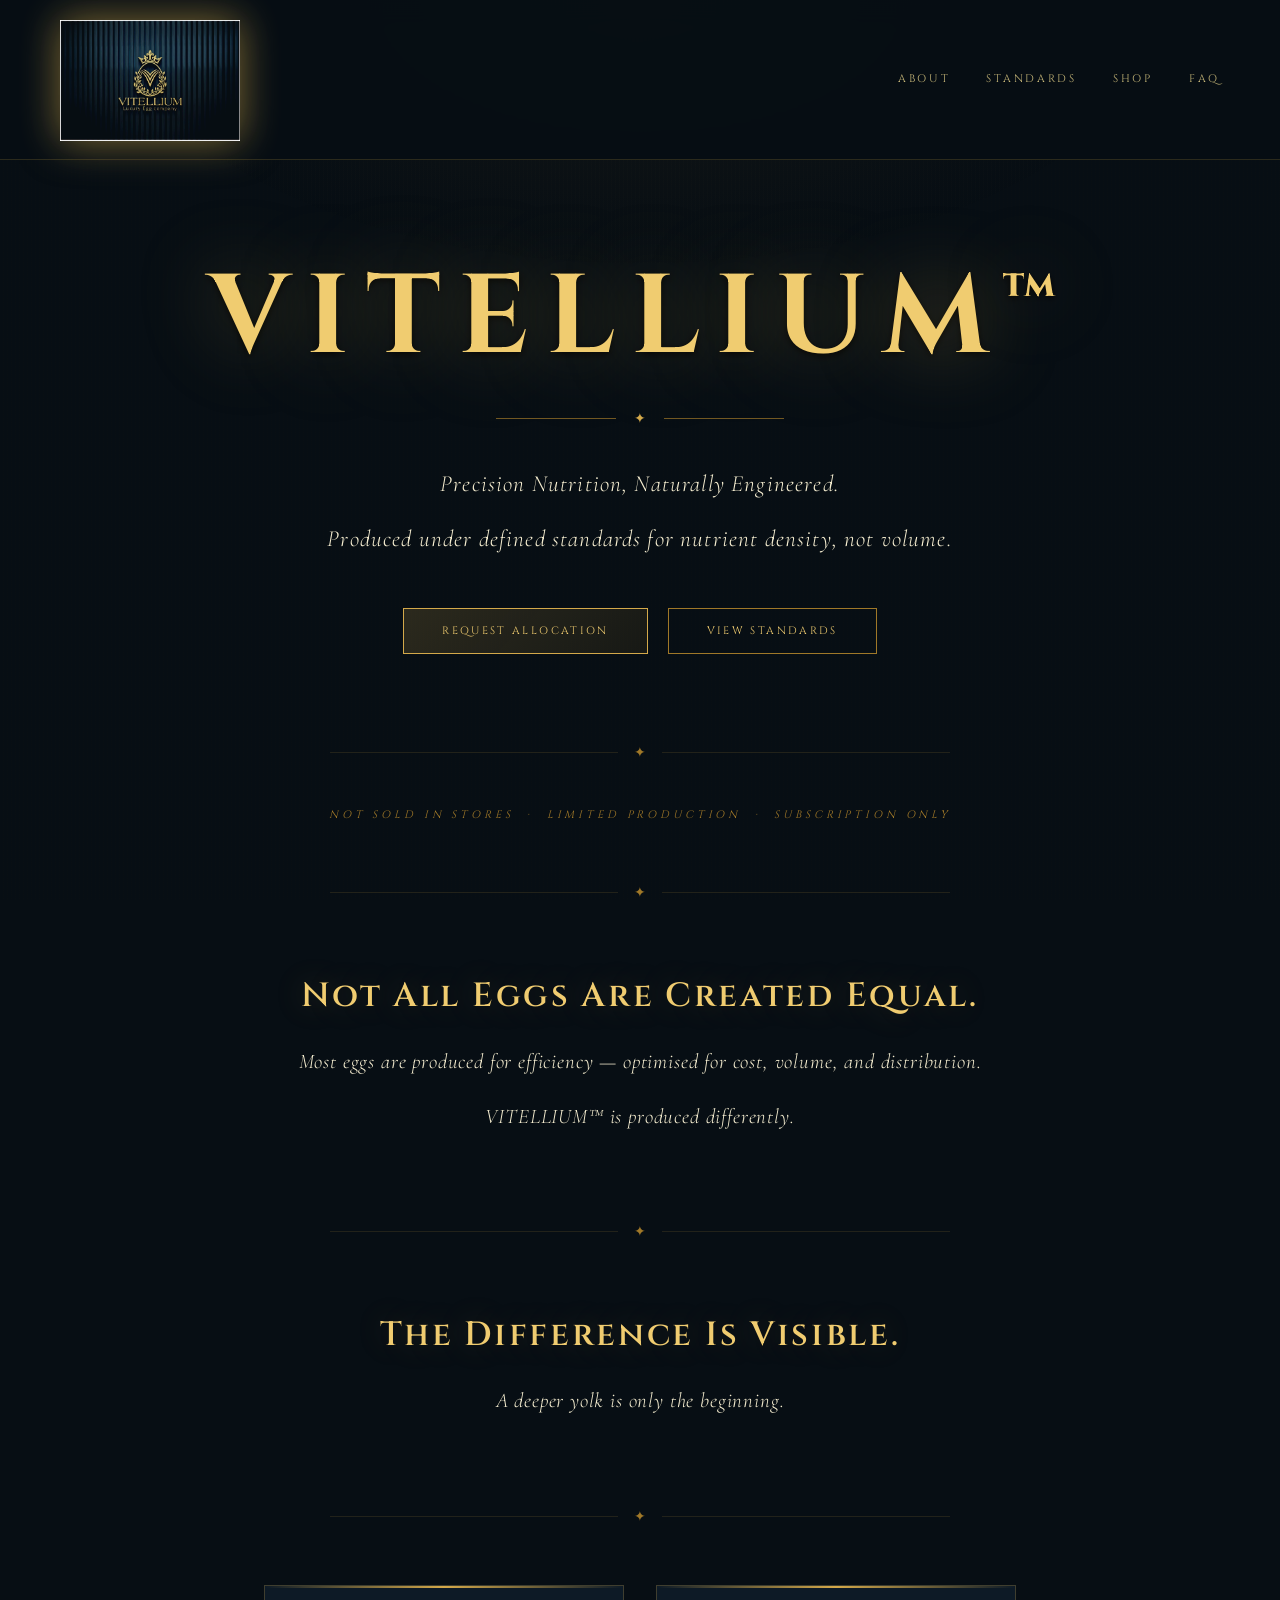
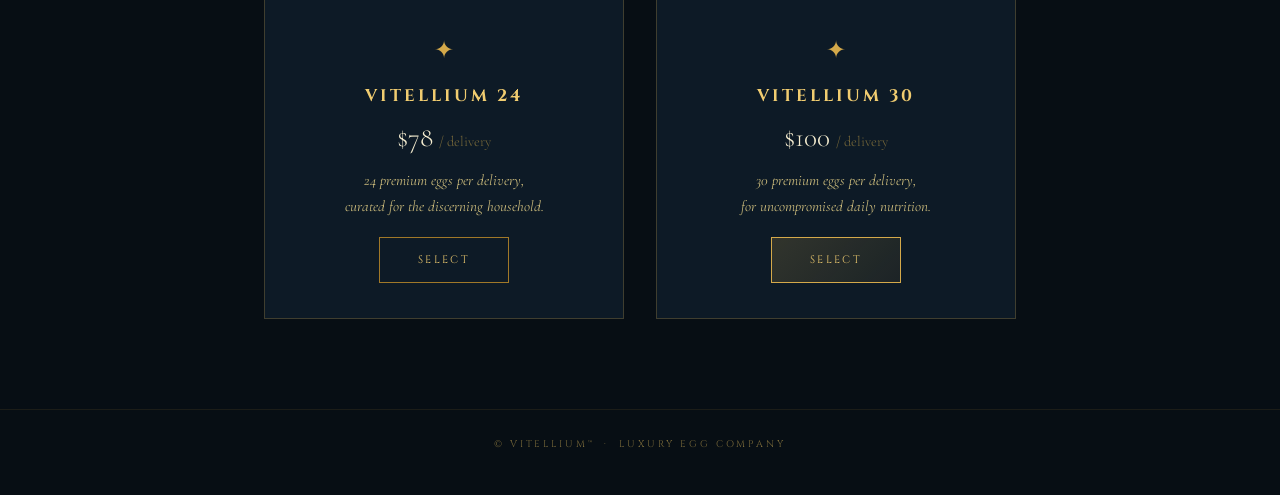
<file: index.html>
<!DOCTYPE html>
<html lang="en">
<head>
  <meta charset="UTF-8">
  <meta name="viewport" content="width=device-width, initial-scale=1.0">
  <title>VITELLIUM™ — Luxury Egg Company</title>
  <link href="https://fonts.googleapis.com/css2?family=Cormorant+Garamond:ital,wght@0,300;0,400;0,600;1,300;1,400&family=Cinzel:wght@400;600;700&display=swap" rel="stylesheet">
  <style>
    :root {
      --gold:       #D4A94A;
      --gold-light: #F0CC70;
      --gold-dim:   #A07828;
      --bg:         #070E14;
      --bg-card:    #0D1A26;
      --text-body:  #C8B87A;
      --text-muted: #7A6A3A;
      --white:      #F5EDD0;
    }
    * { margin: 0; padding: 0; box-sizing: border-box; }
    html { scroll-behavior: smooth; }
    body {
      background: var(--bg);
      color: var(--text-body);
      font-family: 'Cormorant Garamond', serif;
      overflow-x: hidden;
      min-height: 100vh;
    }
    body::before {
      content: '';
      position: fixed; inset: 0;
      background:
        radial-gradient(ellipse 70% 50% at 50% 0%, rgba(180,130,40,0.08) 0%, transparent 60%),
        repeating-linear-gradient(90deg, transparent, transparent 3px,
          rgba(180,130,40,0.012) 3px, rgba(180,130,40,0.012) 4px);
      pointer-events: none; z-index: 0;
    }
    body > * { position: relative; z-index: 1; }

    /* HEADER */
    header {
      display: flex;
      align-items: center;
      justify-content: space-between;
      padding: 20px 60px 18px;
      border-bottom: 1px solid rgba(212,169,74,0.18);
      position: sticky; top: 0;
      background: rgba(7,14,20,0.95);
      backdrop-filter: blur(12px);
      z-index: 100;
    }
    .logo-wrap img {
      width: 180px;
      display: block;
      mix-blend-mode: lighten;
      filter: drop-shadow(0 0 20px rgba(212,169,74,0.55)) brightness(1.08);
    }
    nav { display: flex; gap: 36px; align-items: center; }
    nav a {
      font-family: 'Cinzel', serif;
      font-size: 0.68rem;
      letter-spacing: 0.25em;
      color: var(--text-body);
      text-decoration: none;
      text-transform: uppercase;
      transition: color 0.3s;
      position: relative; padding-bottom: 3px;
    }
    nav a::after {
      content: ''; position: absolute;
      bottom: 0; left: 0; right: 0; height: 1px;
      background: var(--gold);
      transform: scaleX(0); transition: transform 0.3s ease;
    }
    nav a:hover { color: var(--gold-light); }
    nav a:hover::after { transform: scaleX(1); }

    /* HERO */
    .hero {
      text-align: center;
      padding: 100px 40px 90px;
      animation: fadeUp 1.1s ease 0.2s both;
    }
    .hero h1 {
      font-family: 'Cinzel', serif;
      font-size: clamp(3.5rem, 9vw, 7rem);
      font-weight: 700;
      letter-spacing: 0.15em;
      color: var(--gold-light);
      text-shadow: 0 0 80px rgba(212,169,74,0.4), 0 2px 6px rgba(0,0,0,0.9);
      line-height: 1.05; margin-bottom: 32px;
    }
    .rule {
      display: flex; align-items: center; gap: 18px;
      justify-content: center; margin: 0 auto 36px;
    }
    .rule hr {
      flex: 1; max-width: 120px; border: none;
      border-top: 1px solid var(--gold-dim); opacity: 0.7;
    }
    .rule span { color: var(--gold); font-size: 0.9rem; }
    .hero p {
      font-size: clamp(1.1rem, 2.3vw, 1.45rem);
      font-style: italic; font-weight: 300;
      color: var(--white); line-height: 1.85;
      letter-spacing: 0.05em; margin-bottom: 12px;
    }
    .hero-btns {
      display: flex; gap: 20px; justify-content: center;
      flex-wrap: wrap; margin-top: 48px;
    }
    .btn {
      font-family: 'Cinzel', serif;
      font-size: 0.67rem; letter-spacing: 0.22em;
      text-transform: uppercase; text-decoration: none;
      padding: 15px 38px;
      border: 1px solid var(--gold-dim);
      color: var(--gold-light); background: transparent;
      transition: all 0.35s ease; cursor: pointer;
    }
    .btn:hover {
      border-color: var(--gold-light);
      background: rgba(212,169,74,0.08);
      box-shadow: 0 0 24px rgba(212,169,74,0.18);
    }
    .btn.primary {
      background: linear-gradient(135deg, rgba(212,169,74,0.18), rgba(160,120,40,0.1));
      border-color: var(--gold);
    }

    /* DIVIDERS & SECTIONS */
    .divider {
      display: flex; align-items: center; gap: 16px;
      max-width: 700px; margin: 0 auto; padding: 0 40px;
    }
    .divider hr { flex: 1; border: none; border-top: 1px solid rgba(212,169,74,0.13); }
    .divider span { color: var(--gold-dim); font-size: 0.85rem; }

    .section { max-width: 820px; margin: 0 auto; padding: 72px 40px; text-align: center; }
    .section.tagline { padding: 44px 40px; }
    .section.tagline p {
      font-family: 'Cinzel', serif; font-size: 0.67rem;
      letter-spacing: 0.36em; color: var(--gold-dim); text-transform: uppercase;
    }
    .section h2 {
      font-family: 'Cinzel', serif;
      font-size: clamp(1.35rem, 3vw, 2.1rem); font-weight: 600;
      color: var(--gold-light); letter-spacing: 0.08em; margin-bottom: 24px;
      text-shadow: 0 0 30px rgba(212,169,74,0.25);
    }
    .section p {
      font-size: clamp(1.05rem, 2vw, 1.3rem);
      font-style: italic; font-weight: 300;
      line-height: 1.95; color: var(--white);
      letter-spacing: 0.04em; margin-bottom: 14px;
    }

    /* CARDS */
    .products {
      display: flex; gap: 32px; justify-content: center;
      flex-wrap: wrap; max-width: 960px;
      margin: 0 auto; padding: 60px 40px 90px;
    }
    .card {
      flex: 1; min-width: 260px; max-width: 360px;
      background: var(--bg-card);
      border: 1px solid rgba(212,169,74,0.25);
      padding: 50px 40px; text-align: center;
      position: relative;
      transition: transform 0.35s ease, box-shadow 0.35s ease;
    }
    .card::before {
      content: ''; position: absolute;
      top: 0; left: 0; right: 0; height: 2px;
      background: linear-gradient(90deg, transparent, var(--gold), transparent);
    }
    .card:hover {
      transform: translateY(-8px);
      box-shadow: 0 24px 60px rgba(0,0,0,0.6), 0 0 30px rgba(212,169,74,0.1);
    }
    .card-icon { color: var(--gold); font-size: 1.5rem; margin-bottom: 20px; }
    .card h3 {
      font-family: 'Cinzel', serif; font-size: 1.05rem;
      letter-spacing: 0.18em; color: var(--gold-light); margin-bottom: 14px;
    }
    .card .price {
      font-size: 1.7rem; font-weight: 300; color: var(--white); margin-bottom: 8px;
    }
    .card .price small { font-size: 0.9rem; color: var(--text-muted); }
    .card .desc {
      font-size: 0.95rem; color: var(--text-body);
      font-style: italic; margin: 14px 0 28px; line-height: 1.7;
    }

    /* FOOTER */
    footer {
      text-align: center; padding: 28px 20px 44px;
      border-top: 1px solid rgba(212,169,74,0.1);
      font-family: 'Cinzel', serif; font-size: 0.6rem;
      letter-spacing: 0.3em; color: var(--text-muted); text-transform: uppercase;
    }

    @keyframes fadeUp {
      from { opacity: 0; transform: translateY(22px); }
      to   { opacity: 1; transform: translateY(0); }
    }
    @media (max-width: 700px) {
      header { padding: 16px 24px; flex-wrap: wrap; gap: 14px; }
      .logo-wrap img { width: 130px; }
      nav { gap: 16px; }
      .hero { padding: 60px 24px; }
      .section { padding: 50px 24px; }
      .products { padding: 40px 24px 60px; }
    }
  </style>
</head>
<body>

<header>
  <div class="logo-wrap">
    <img src="[data-uri]" alt="Vitellium">
  </div>
  <nav>
    <a href="about.html">About</a>
    <a href="standards.html">Standards</a>
    <a href="shop.html">Shop</a>
    <a href="faq.html">FAQ</a>
  </nav>
</header>

<section class="hero">
  <h1>VITELLIUM™</h1>
  <div class="rule"><hr><span>✦</span><hr></div>
  <p>Precision Nutrition, Naturally Engineered.</p>
  <p>Produced under defined standards for nutrient density, not volume.</p>
  <div class="hero-btns">
    <a class="btn primary" href="waitlist.html">Request Allocation</a>
    <a class="btn" href="standards.html">View Standards</a>
  </div>
</section>

<div class="divider"><hr><span>✦</span><hr></div>

<section class="section tagline">
  <p>Not sold in stores &nbsp;·&nbsp; Limited production &nbsp;·&nbsp; Subscription only</p>
</section>

<div class="divider"><hr><span>✦</span><hr></div>

<section class="section">
  <h2>Not All Eggs Are Created Equal.</h2>
  <p>Most eggs are produced for efficiency — optimised for cost, volume, and distribution.</p>
  <p>VITELLIUM™ is produced differently.</p>
</section>

<div class="divider"><hr><span>✦</span><hr></div>

<section class="section">
  <h2>The Difference Is Visible.</h2>
  <p>A deeper yolk is only the beginning.</p>
</section>

<div class="divider"><hr><span>✦</span><hr></div>

<section class="products">
  <div class="card">
    <div class="card-icon">✦</div>
    <h3>VITELLIUM 24</h3>
    <div class="price">$78 <small>/ delivery</small></div>
    <p class="desc">24 premium eggs per delivery,<br>curated for the discerning household.</p>
    <a class="btn" href="shop.html">Select</a>
  </div>
  <div class="card">
    <div class="card-icon">✦</div>
    <h3>VITELLIUM 30</h3>
    <div class="price">$100 <small>/ delivery</small></div>
    <p class="desc">30 premium eggs per delivery,<br>for uncompromised daily nutrition.</p>
    <a class="btn primary" href="shop.html">Select</a>
  </div>
</section>

<footer>© VITELLIUM™ &nbsp;·&nbsp; Luxury Egg Company</footer>

</body>
</html>
</file>
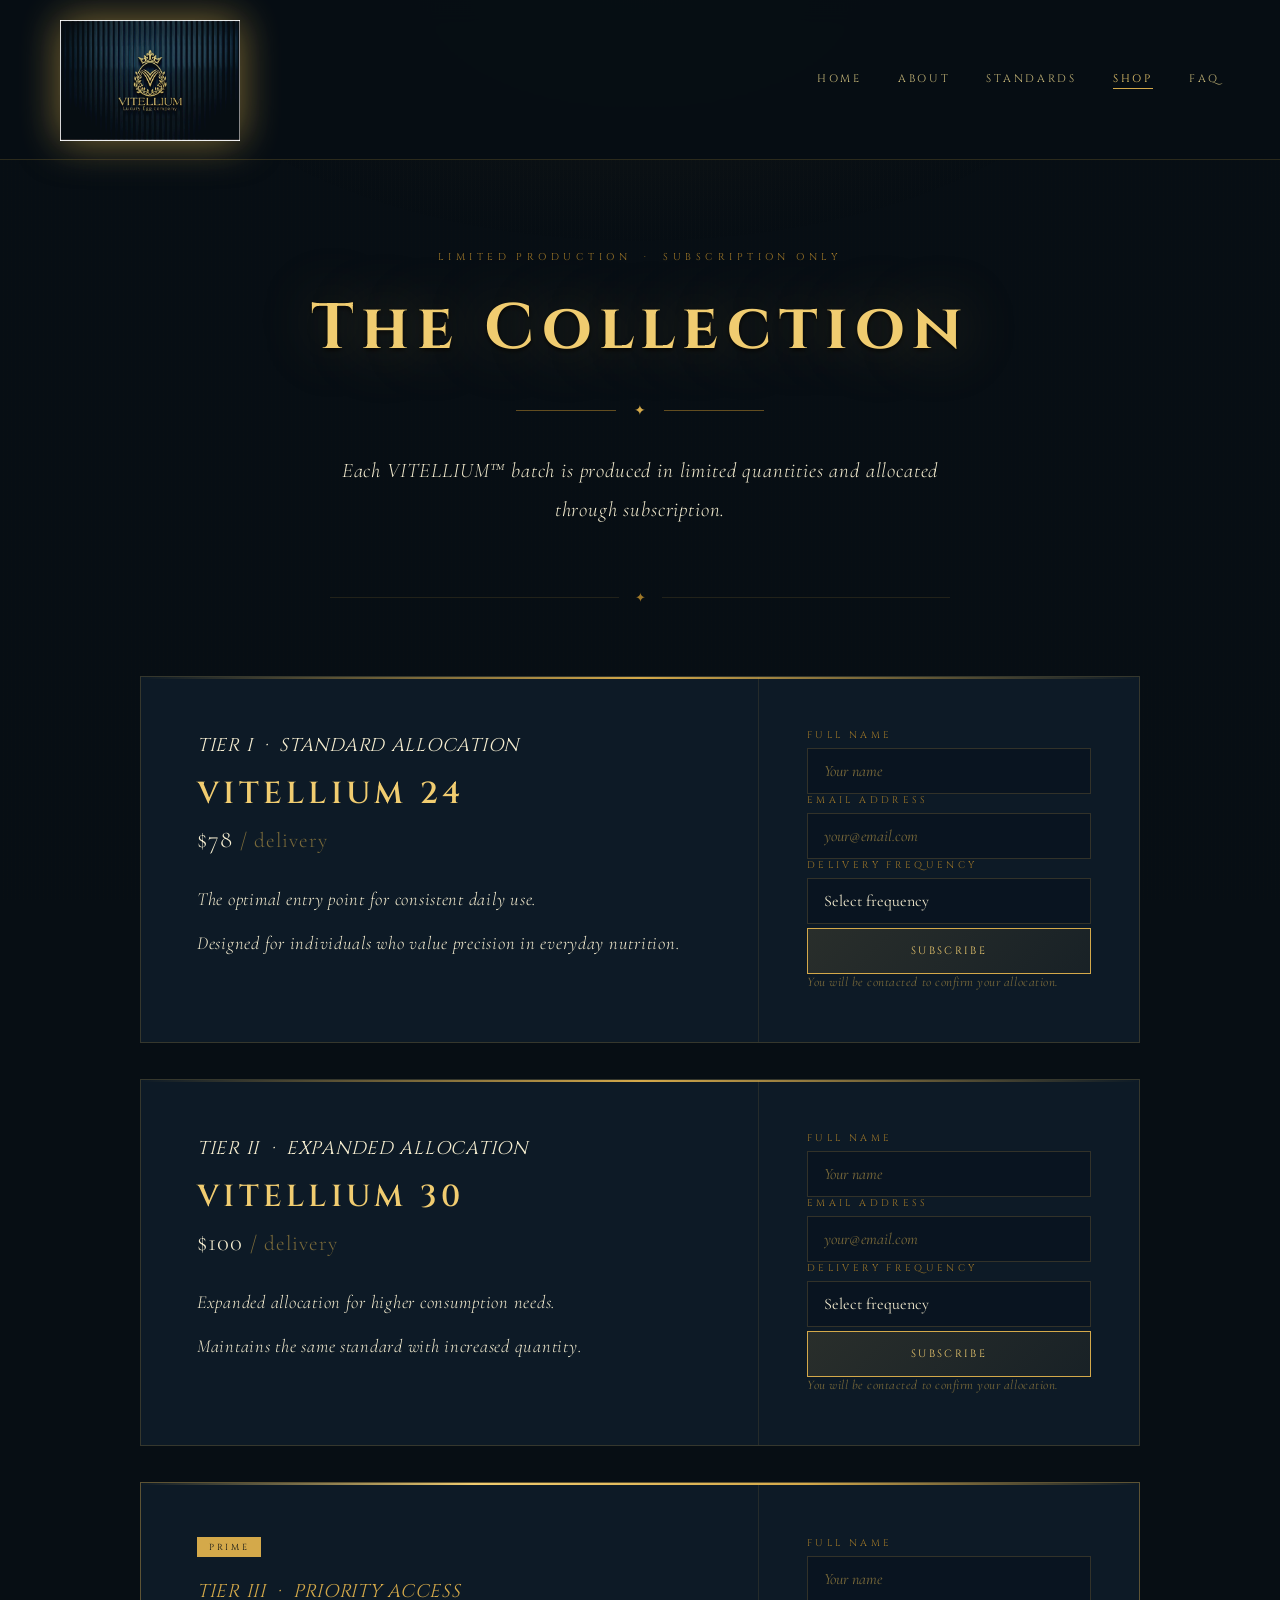
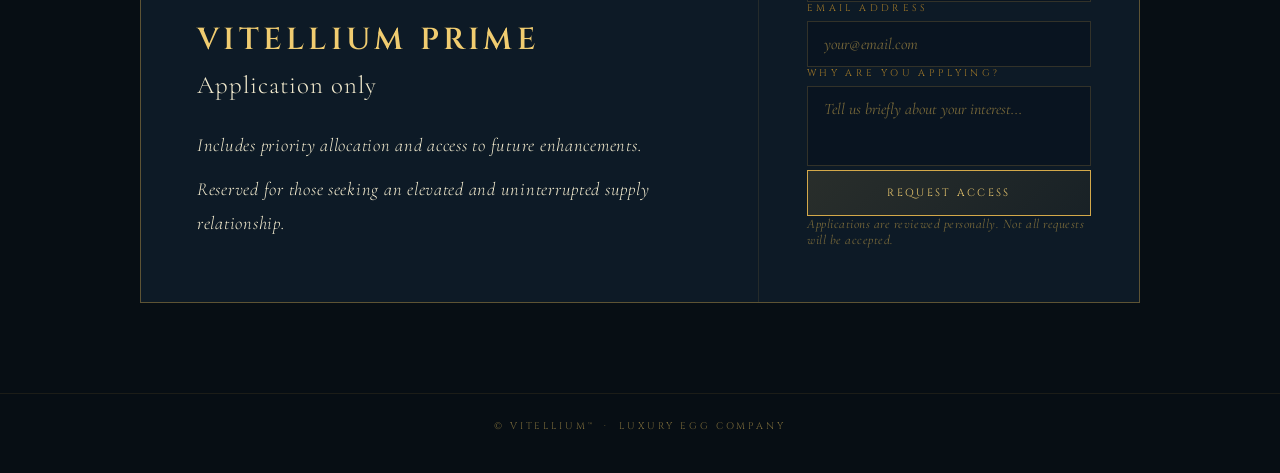
<file: shop.html>
<!DOCTYPE html>
<html lang="en">
<head>
  <meta charset="UTF-8">
  <meta name="viewport" content="width=device-width, initial-scale=1.0">
  <title>The Collection — VITELLIUM™</title>
  <link href="https://fonts.googleapis.com/css2?family=Cormorant+Garamond:ital,wght@0,300;0,400;0,600;1,300;1,400&family=Cinzel:wght@400;600;700&display=swap" rel="stylesheet">
  <style>
    :root {
      --gold:       #D4A94A;
      --gold-light: #F0CC70;
      --gold-dim:   #A07828;
      --bg:         #070E14;
      --bg-card:    #0D1A26;
      --bg-input:   #091420;
      --text-body:  #C8B87A;
      --text-muted: #7A6A3A;
      --white:      #F5EDD0;
      --error:      #C07050;
      --success:    #6A9A60;
    }

    * { margin: 0; padding: 0; box-sizing: border-box; }
    html { scroll-behavior: smooth; }

    body {
      background: var(--bg);
      color: var(--text-body);
      font-family: 'Cormorant Garamond', serif;
      overflow-x: hidden;
    }

    body::before {
      content: '';
      position: fixed; inset: 0;
      background:
        radial-gradient(ellipse 70% 50% at 50% 0%, rgba(180,130,40,0.07) 0%, transparent 55%),
        repeating-linear-gradient(90deg, transparent, transparent 3px,
          rgba(180,130,40,0.011) 3px, rgba(180,130,40,0.011) 4px);
      pointer-events: none; z-index: 0;
    }
    body > * { position: relative; z-index: 1; }

    /* ── HEADER ── */
    header {
      display: flex; align-items: center;
      justify-content: space-between;
      padding: 20px 60px 18px;
      border-bottom: 1px solid rgba(212,169,74,0.18);
      position: sticky; top: 0;
      background: rgba(7,14,20,0.95);
      backdrop-filter: blur(12px);
      z-index: 100;
    }
    .logo-wrap img {
      width: 180px; display: block;
      mix-blend-mode: lighten;
      filter: drop-shadow(0 0 20px rgba(212,169,74,0.55)) brightness(1.08);
    }
    nav { display: flex; gap: 36px; align-items: center; }
    nav a {
      font-family: 'Cinzel', serif;
      font-size: 0.68rem; letter-spacing: 0.25em;
      color: var(--text-body); text-decoration: none;
      text-transform: uppercase; transition: color 0.3s;
      position: relative; padding-bottom: 3px;
    }
    nav a::after {
      content: ''; position: absolute;
      bottom: 0; left: 0; right: 0; height: 1px;
      background: var(--gold);
      transform: scaleX(0); transition: transform 0.3s ease;
    }
    nav a:hover { color: var(--gold-light); }
    nav a:hover::after { transform: scaleX(1); }
    nav a.active { color: var(--gold-light); }
    nav a.active::after { transform: scaleX(1); }

    /* ── PAGE HERO ── */
    .page-hero {
      text-align: center;
      padding: 90px 40px 60px;
      animation: fadeUp 1s ease 0.1s both;
    }
    .eyebrow {
      font-family: 'Cinzel', serif;
      font-size: 0.62rem; letter-spacing: 0.45em;
      color: var(--gold-dim); text-transform: uppercase; margin-bottom: 22px;
    }
    .page-hero h1 {
      font-family: 'Cinzel', serif;
      font-size: clamp(2.2rem, 5vw, 4rem);
      font-weight: 700; letter-spacing: 0.12em;
      color: var(--gold-light);
      text-shadow: 0 0 60px rgba(212,169,74,0.35), 0 2px 4px rgba(0,0,0,0.9);
      margin-bottom: 30px;
    }
    .title-rule {
      display: flex; align-items: center; gap: 18px;
      justify-content: center; margin: 0 auto 32px;
    }
    .title-rule hr {
      flex: 1; max-width: 100px; border: none;
      border-top: 1px solid var(--gold-dim); opacity: 0.6;
    }
    .title-rule span { color: var(--gold); font-size: 0.9rem; }
    .page-hero .intro {
      font-size: clamp(1.05rem, 2vw, 1.3rem);
      font-style: italic; font-weight: 300;
      color: var(--white); line-height: 1.9; letter-spacing: 0.04em;
      max-width: 640px; margin: 0 auto;
    }

    /* ── DIVIDER ── */
    .divider {
      display: flex; align-items: center; gap: 16px;
      max-width: 700px; margin: 0 auto; padding: 0 40px;
    }
    .divider hr { flex: 1; border: none; border-top: 1px solid rgba(212,169,74,0.13); }
    .divider span { color: var(--gold-dim); font-size: 0.8rem; }

    /* ── PRODUCTS ── */
    .products {
      max-width: 1080px;
      margin: 0 auto;
      padding: 70px 40px 90px;
      display: flex;
      flex-direction: column;
      gap: 36px;
    }

    .product-card {
      display: grid;
      grid-template-columns: 1fr 1px 380px;
      background: var(--bg-card);
      border: 1px solid rgba(212,169,74,0.2);
      position: relative;
      overflow: hidden;
      transition: box-shadow 0.35s ease;
      animation: fadeUp 0.9s ease both;
    }
    .product-card:nth-child(1) { animation-delay: 0.15s; }
    .product-card:nth-child(2) { animation-delay: 0.25s; }
    .product-card:nth-child(3) { animation-delay: 0.35s; }

    .product-card::before {
      content: ''; position: absolute;
      top: 0; left: 0; right: 0; height: 2px;
      background: linear-gradient(90deg, transparent, var(--gold), transparent);
    }

    .product-card.prime { border-color: rgba(212,169,74,0.4); }
    .product-card.prime::before {
      background: linear-gradient(90deg, transparent, var(--gold-light), var(--gold), transparent);
    }

    .product-card:hover {
      box-shadow: 0 16px 50px rgba(0,0,0,0.5), 0 0 30px rgba(212,169,74,0.07);
    }

    /* left info pane */
    .product-info {
      padding: 52px 52px 52px 56px;
    }

    .product-badge {
      font-family: 'Cinzel', serif;
      font-size: 0.58rem; letter-spacing: 0.42em;
      color: var(--gold-dim); text-transform: uppercase; margin-bottom: 16px;
    }
    .prime .product-badge { color: var(--gold); }

    .product-info h2 {
      font-family: 'Cinzel', serif;
      font-size: clamp(1.3rem, 2.5vw, 1.9rem);
      font-weight: 600; letter-spacing: 0.14em;
      color: var(--gold-light); margin-bottom: 10px;
    }

    .product-price {
      font-size: clamp(1.2rem, 2vw, 1.55rem);
      font-weight: 300; color: var(--white);
      margin-bottom: 28px; letter-spacing: 0.04em;
    }
    .product-price small { font-size: 0.85em; color: var(--text-muted); }

    .product-info p {
      font-size: clamp(0.98rem, 1.6vw, 1.15rem);
      font-style: italic; font-weight: 300;
      color: var(--white); line-height: 1.85;
      letter-spacing: 0.04em; margin-bottom: 10px;
    }

    /* separator line */
    .card-sep {
      background: rgba(212,169,74,0.12);
      width: 1px;
    }

    /* right form pane */
    .product-form {
      padding: 52px 48px;
      display: flex;
      flex-direction: column;
      justify-content: center;
      gap: 16px;
    }

    .form-label {
      font-family: 'Cinzel', serif;
      font-size: 0.6rem; letter-spacing: 0.35em;
      color: var(--gold-dim); text-transform: uppercase; margin-bottom: 6px;
    }

    .form-group { display: flex; flex-direction: column; }

    .form-group input,
    .form-group select,
    .form-group textarea {
      background: var(--bg-input);
      border: 1px solid rgba(212,169,74,0.2);
      color: var(--white);
      font-family: 'Cormorant Garamond', serif;
      font-size: 1rem;
      padding: 12px 16px;
      outline: none;
      transition: border-color 0.3s;
      -webkit-appearance: none;
    }
    .form-group input::placeholder,
    .form-group textarea::placeholder { color: var(--text-muted); font-style: italic; }
    .form-group input:focus,
    .form-group select:focus,
    .form-group textarea:focus { border-color: var(--gold-dim); }

    .form-group select option { background: var(--bg-card); }
    .form-group textarea { resize: none; height: 80px; }

    .submit-btn {
      font-family: 'Cinzel', serif;
      font-size: 0.66rem; letter-spacing: 0.22em;
      text-transform: uppercase;
      padding: 15px 28px;
      border: 1px solid var(--gold);
      color: var(--gold-light);
      background: linear-gradient(135deg, rgba(212,169,74,0.14), rgba(160,120,40,0.08));
      cursor: pointer;
      transition: all 0.35s ease;
      margin-top: 4px;
      width: 100%;
    }
    .submit-btn:hover {
      background: linear-gradient(135deg, rgba(212,169,74,0.22), rgba(160,120,40,0.14));
      box-shadow: 0 0 20px rgba(212,169,74,0.15);
    }

    .form-note {
      font-size: 0.82rem; font-style: italic;
      color: var(--text-muted); letter-spacing: 0.04em;
    }

    /* ── SUCCESS STATE ── */
    .success-msg {
      display: none;
      text-align: center; padding: 20px 0;
    }
    .success-msg .icon { font-size: 1.8rem; color: var(--gold); margin-bottom: 14px; }
    .success-msg h3 {
      font-family: 'Cinzel', serif; font-size: 1rem;
      letter-spacing: 0.15em; color: var(--gold-light); margin-bottom: 10px;
    }
    .success-msg p { font-size: 0.95rem; font-style: italic; color: var(--text-body); }

    /* ── PRIME BADGE ── */
    .prime-tag {
      display: inline-block;
      font-family: 'Cinzel', serif;
      font-size: 0.55rem; letter-spacing: 0.3em;
      color: var(--bg); background: var(--gold);
      padding: 4px 12px; text-transform: uppercase;
      margin-bottom: 18px;
    }

    /* ── FOOTER ── */
    footer {
      text-align: center; padding: 26px 20px 40px;
      border-top: 1px solid rgba(212,169,74,0.1);
      font-family: 'Cinzel', serif; font-size: 0.6rem;
      letter-spacing: 0.3em; color: var(--text-muted); text-transform: uppercase;
    }

    @keyframes fadeUp {
      from { opacity: 0; transform: translateY(22px); }
      to   { opacity: 1; transform: translateY(0); }
    }

    @media (max-width: 860px) {
      header { padding: 16px 24px; flex-wrap: wrap; gap: 14px; }
      .logo-wrap img { width: 130px; }
      nav { gap: 18px; }
      .product-card { grid-template-columns: 1fr; }
      .card-sep { display: none; }
      .product-info { padding: 40px 30px 28px; }
      .product-form { padding: 28px 30px 40px; }
      .page-hero { padding: 60px 24px 50px; }
      .products { padding: 50px 24px 70px; gap: 28px; }
    }
  </style>
</head>
<body>

<!-- HEADER -->
<header>
  <div class="logo-wrap">
    <img src="[data-uri]" alt="Vitellium">
  </div>
  <nav>
    <a href="index.html">Home</a>
    <a href="about.html">About</a>
    <a href="standards.html">Standards</a>
    <a href="shop.html" class="active">Shop</a>
    <a href="faq.html">FAQ</a>
  </nav>
</header>

<!-- HERO -->
<section class="page-hero">
  <p class="eyebrow">Limited Production &nbsp;·&nbsp; Subscription Only</p>
  <h1>The Collection</h1>
  <div class="title-rule"><hr><span>✦</span><hr></div>
  <p class="intro">Each VITELLIUM™ batch is produced in limited quantities and allocated through subscription.</p>
</section>

<div class="divider"><hr><span>✦</span><hr></div>

<!-- PRODUCTS -->
<div class="products">

  <!-- VITELLIUM 24 -->
  <div class="product-card">
    <div class="product-info">
      <p class="product-badge">Tier I &nbsp;·&nbsp; Standard Allocation</p>
      <h2>VITELLIUM 24</h2>
      <div class="product-price">$78 <small>/ delivery</small></div>
      <p>The optimal entry point for consistent daily use.</p>
      <p>Designed for individuals who value precision in everyday nutrition.</p>
    </div>
    <div class="card-sep"></div>
    <div class="product-form">
      <div id="form-24" class="form-inner">
        <div class="form-group">
          <label class="form-label">Full Name</label>
          <input type="text" placeholder="Your name" id="name-24">
        </div>
        <div class="form-group">
          <label class="form-label">Email Address</label>
          <input type="email" placeholder="your@email.com" id="email-24">
        </div>
        <div class="form-group">
          <label class="form-label">Delivery Frequency</label>
          <select id="freq-24">
            <option value="">Select frequency</option>
            <option value="weekly">Weekly</option>
            <option value="biweekly">Every two weeks</option>
            <option value="monthly">Monthly</option>
          </select>
        </div>
        <button class="submit-btn" onclick="handleSubscribe('24', 'VITELLIUM 24', '$78')">Subscribe</button>
        <p class="form-note">You will be contacted to confirm your allocation.</p>
      </div>
      <div id="success-24" class="success-msg">
        <div class="icon">✦</div>
        <h3>Request Received</h3>
        <p>We will be in touch to confirm your VITELLIUM 24 allocation.</p>
      </div>
    </div>
  </div>

  <!-- VITELLIUM 30 -->
  <div class="product-card">
    <div class="product-info">
      <p class="product-badge">Tier II &nbsp;·&nbsp; Expanded Allocation</p>
      <h2>VITELLIUM 30</h2>
      <div class="product-price">$100 <small>/ delivery</small></div>
      <p>Expanded allocation for higher consumption needs.</p>
      <p>Maintains the same standard with increased quantity.</p>
    </div>
    <div class="card-sep"></div>
    <div class="product-form">
      <div id="form-30" class="form-inner">
        <div class="form-group">
          <label class="form-label">Full Name</label>
          <input type="text" placeholder="Your name" id="name-30">
        </div>
        <div class="form-group">
          <label class="form-label">Email Address</label>
          <input type="email" placeholder="your@email.com" id="email-30">
        </div>
        <div class="form-group">
          <label class="form-label">Delivery Frequency</label>
          <select id="freq-30">
            <option value="">Select frequency</option>
            <option value="weekly">Weekly</option>
            <option value="biweekly">Every two weeks</option>
            <option value="monthly">Monthly</option>
          </select>
        </div>
        <button class="submit-btn" onclick="handleSubscribe('30', 'VITELLIUM 30', '$100')">Subscribe</button>
        <p class="form-note">You will be contacted to confirm your allocation.</p>
      </div>
      <div id="success-30" class="success-msg">
        <div class="icon">✦</div>
        <h3>Request Received</h3>
        <p>We will be in touch to confirm your VITELLIUM 30 allocation.</p>
      </div>
    </div>
  </div>

  <!-- VITELLIUM PRIME -->
  <div class="product-card prime">
    <div class="product-info">
      <div class="prime-tag">Prime</div>
      <p class="product-badge">Tier III &nbsp;·&nbsp; Priority Access</p>
      <h2>VITELLIUM PRIME</h2>
      <div class="product-price">Application only</div>
      <p>Includes priority allocation and access to future enhancements.</p>
      <p>Reserved for those seeking an elevated and uninterrupted supply relationship.</p>
    </div>
    <div class="card-sep"></div>
    <div class="product-form">
      <div id="form-prime" class="form-inner">
        <div class="form-group">
          <label class="form-label">Full Name</label>
          <input type="text" placeholder="Your name" id="name-prime">
        </div>
        <div class="form-group">
          <label class="form-label">Email Address</label>
          <input type="email" placeholder="your@email.com" id="email-prime">
        </div>
        <div class="form-group">
          <label class="form-label">Why are you applying?</label>
          <textarea placeholder="Tell us briefly about your interest..." id="reason-prime"></textarea>
        </div>
        <button class="submit-btn" onclick="handlePrime()">Request Access</button>
        <p class="form-note">Applications are reviewed personally. Not all requests will be accepted.</p>
      </div>
      <div id="success-prime" class="success-msg">
        <div class="icon">✦</div>
        <h3>Application Submitted</h3>
        <p>Your PRIME application is under review. We will reach out if your allocation is approved.</p>
      </div>
    </div>
  </div>

</div>

<footer>© VITELLIUM™ &nbsp;·&nbsp; Luxury Egg Company</footer>

<script>
  function validateEmail(email) {
    return /^[^\s@]+@[^\s@]+\.[^\s@]+$/.test(email);
  }

  function shake(el) {
    el.style.borderColor = 'rgba(192,112,80,0.7)';
    setTimeout(() => el.style.borderColor = '', 800);
  }

  function handleSubscribe(tier, productName, price) {
    const name  = document.getElementById('name-' + tier);
    const email = document.getElementById('email-' + tier);
    const freq  = document.getElementById('freq-' + tier);

    let valid = true;
    if (!name.value.trim())           { shake(name);  valid = false; }
    if (!validateEmail(email.value))  { shake(email); valid = false; }
    if (!freq.value)                  { shake(freq);  valid = false; }
    if (!valid) return;

    // In production: POST to your backend here
    // fetch('/api/subscribe', { method: 'POST', body: JSON.stringify({...}) })

    document.getElementById('form-' + tier).style.display = 'none';
    const s = document.getElementById('success-' + tier);
    s.style.display = 'block';
    s.style.animation = 'fadeUp 0.6s ease both';
  }

  function handlePrime() {
    const name   = document.getElementById('name-prime');
    const email  = document.getElementById('email-prime');
    const reason = document.getElementById('reason-prime');

    let valid = true;
    if (!name.value.trim())           { shake(name);   valid = false; }
    if (!validateEmail(email.value))  { shake(email);  valid = false; }
    if (!reason.value.trim())         { shake(reason); valid = false; }
    if (!valid) return;

    // In production: POST to your backend here

    document.getElementById('form-prime').style.display = 'none';
    const s = document.getElementById('success-prime');
    s.style.display = 'block';
    s.style.animation = 'fadeUp 0.6s ease both';
  }
</script>

</body>
</html>
</file>
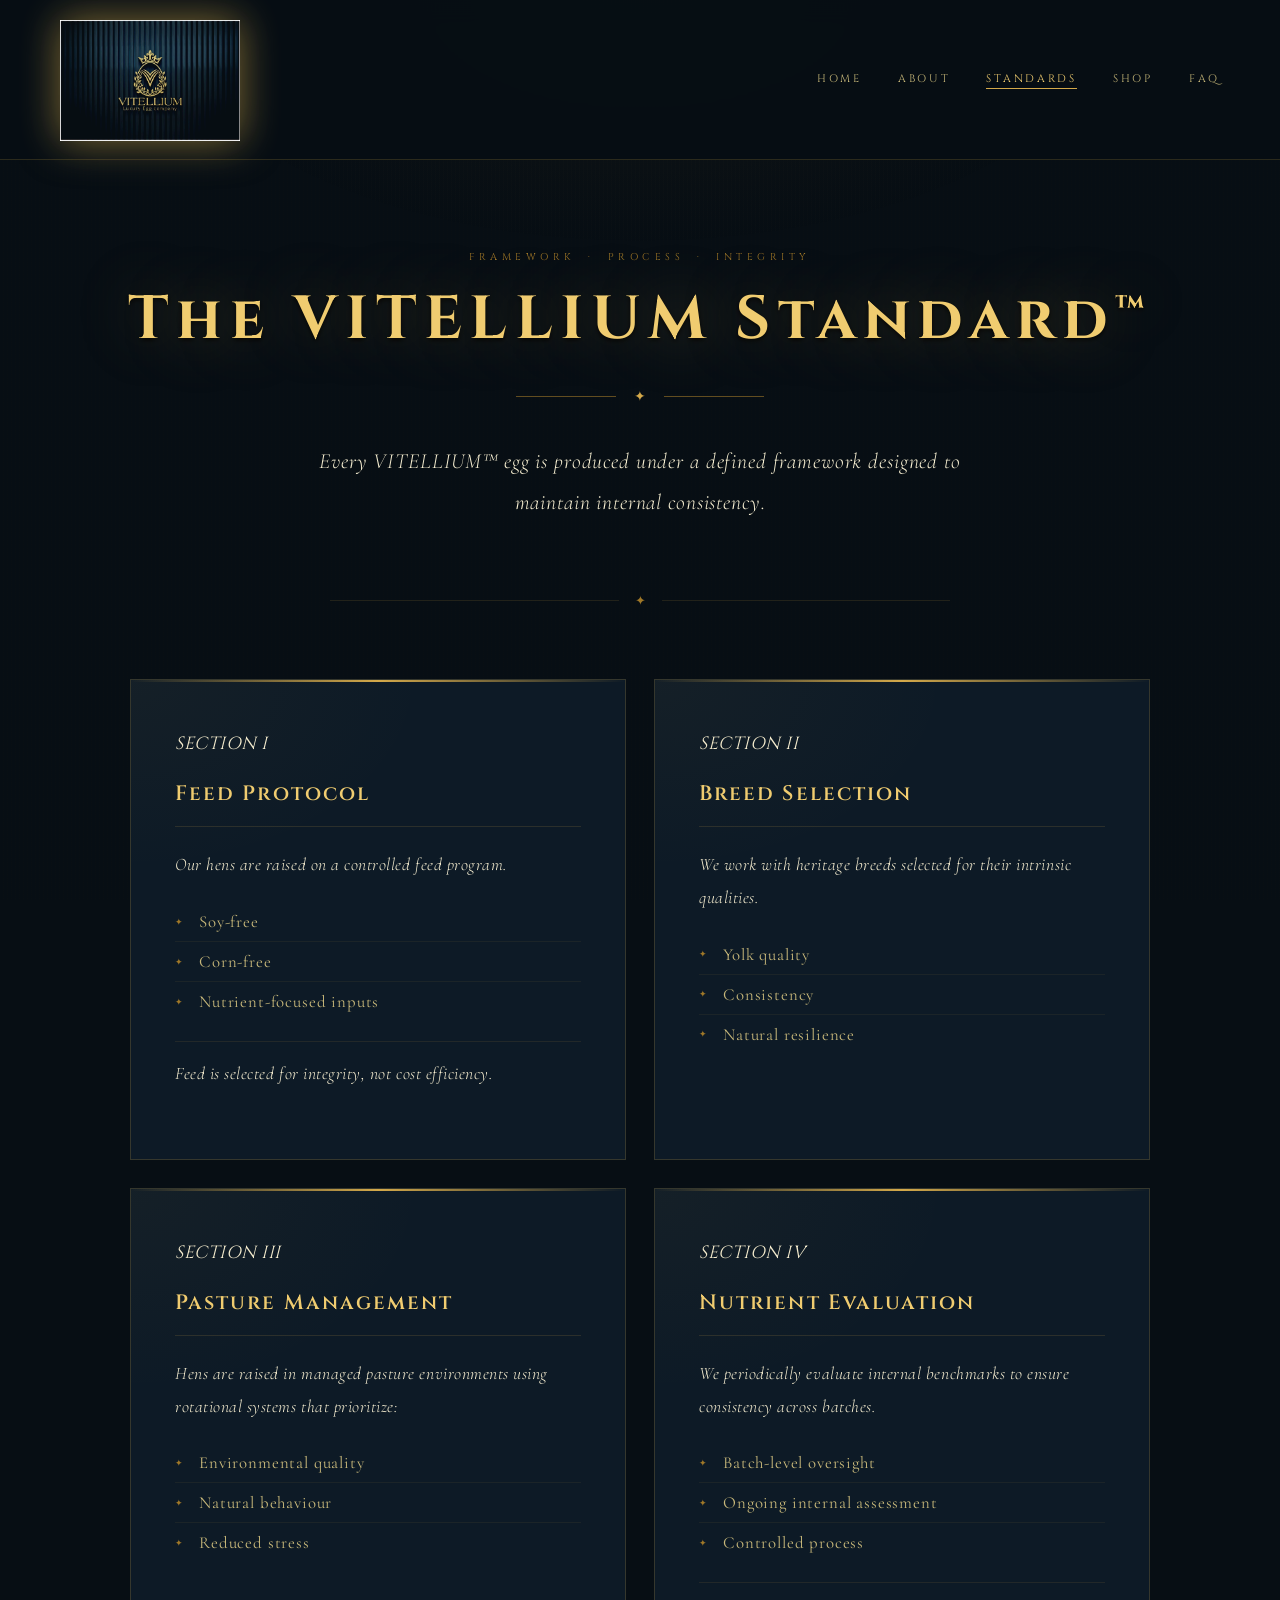
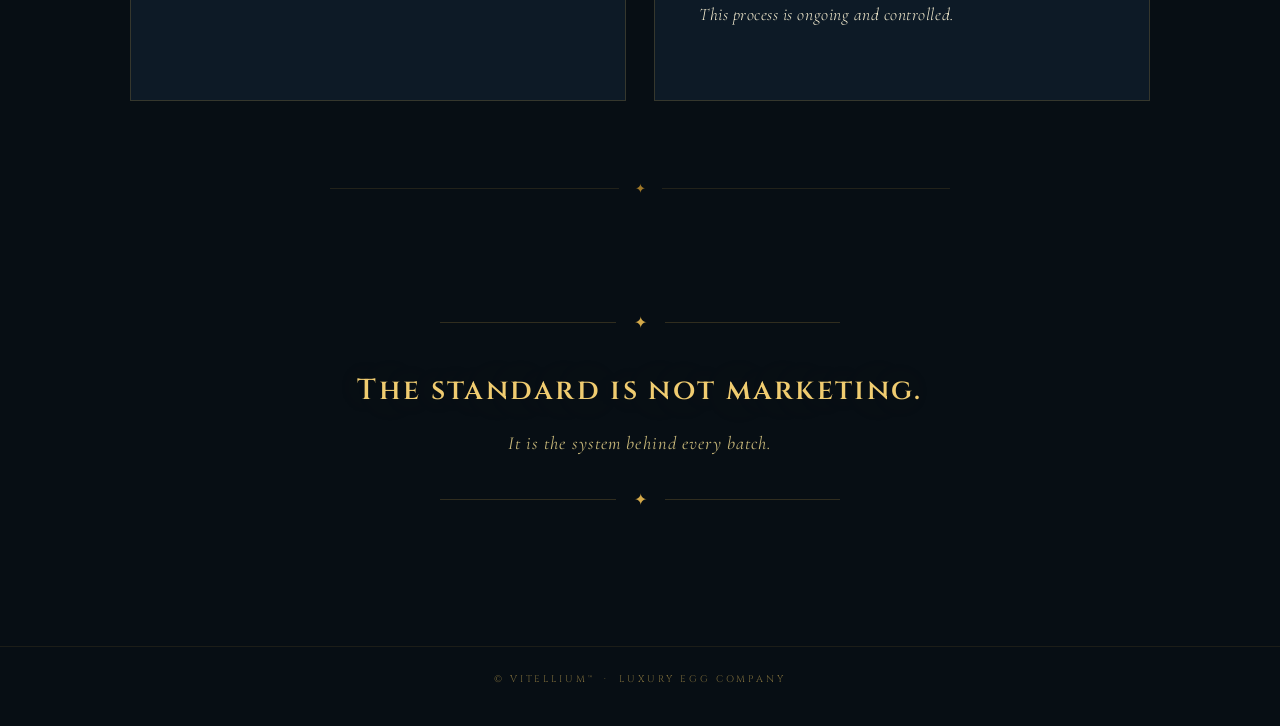
<file: standards.html>
<!DOCTYPE html>
<html lang="en">
<head>
  <meta charset="UTF-8">
  <meta name="viewport" content="width=device-width, initial-scale=1.0">
  <title>The VITELLIUM Standard™</title>
  <link href="https://fonts.googleapis.com/css2?family=Cormorant+Garamond:ital,wght@0,300;0,400;0,600;1,300;1,400&family=Cinzel:wght@400;600;700&display=swap" rel="stylesheet">
  <style>
    :root {
      --gold:       #D4A94A;
      --gold-light: #F0CC70;
      --gold-dim:   #A07828;
      --gold-faint: rgba(212,169,74,0.12);
      --bg:         #070E14;
      --bg-card:    #0D1A26;
      --bg-section: #0A1620;
      --text-body:  #C8B87A;
      --text-muted: #7A6A3A;
      --white:      #F5EDD0;
    }

    * { margin: 0; padding: 0; box-sizing: border-box; }
    html { scroll-behavior: smooth; }

    body {
      background: var(--bg);
      color: var(--text-body);
      font-family: 'Cormorant Garamond', serif;
      overflow-x: hidden;
    }

    body::before {
      content: '';
      position: fixed; inset: 0;
      background:
        radial-gradient(ellipse 70% 50% at 50% 0%, rgba(180,130,40,0.07) 0%, transparent 55%),
        repeating-linear-gradient(90deg, transparent, transparent 3px,
          rgba(180,130,40,0.011) 3px, rgba(180,130,40,0.011) 4px);
      pointer-events: none; z-index: 0;
    }
    body > * { position: relative; z-index: 1; }

    /* ── HEADER ── */
    header {
      display: flex;
      align-items: center;
      justify-content: space-between;
      padding: 20px 60px 18px;
      border-bottom: 1px solid rgba(212,169,74,0.18);
      position: sticky; top: 0;
      background: rgba(7,14,20,0.95);
      backdrop-filter: blur(12px);
      z-index: 100;
    }
    .logo-wrap img {
      width: 180px; display: block;
      mix-blend-mode: lighten;
      filter: drop-shadow(0 0 20px rgba(212,169,74,0.55)) brightness(1.08);
    }
    nav { display: flex; gap: 36px; align-items: center; }
    nav a {
      font-family: 'Cinzel', serif;
      font-size: 0.68rem; letter-spacing: 0.25em;
      color: var(--text-body); text-decoration: none;
      text-transform: uppercase; transition: color 0.3s;
      position: relative; padding-bottom: 3px;
    }
    nav a::after {
      content: ''; position: absolute;
      bottom: 0; left: 0; right: 0; height: 1px;
      background: var(--gold);
      transform: scaleX(0); transition: transform 0.3s ease;
    }
    nav a:hover { color: var(--gold-light); }
    nav a:hover::after { transform: scaleX(1); }
    nav a.active { color: var(--gold-light); }
    nav a.active::after { transform: scaleX(1); }

    /* ── PAGE HERO ── */
    .page-hero {
      text-align: center;
      padding: 90px 40px 70px;
      animation: fadeUp 1s ease 0.1s both;
    }

    .eyebrow {
      font-family: 'Cinzel', serif;
      font-size: 0.62rem;
      letter-spacing: 0.45em;
      color: var(--gold-dim);
      text-transform: uppercase;
      margin-bottom: 22px;
    }

    .page-hero h1 {
      font-family: 'Cinzel', serif;
      font-size: clamp(2rem, 5vw, 3.8rem);
      font-weight: 700;
      letter-spacing: 0.12em;
      color: var(--gold-light);
      text-shadow: 0 0 60px rgba(212,169,74,0.35), 0 2px 4px rgba(0,0,0,0.9);
      line-height: 1.15;
      margin-bottom: 32px;
    }

    .title-rule {
      display: flex; align-items: center; gap: 18px;
      justify-content: center; margin: 0 auto 36px;
    }
    .title-rule hr {
      flex: 1; max-width: 100px; border: none;
      border-top: 1px solid var(--gold-dim); opacity: 0.6;
    }
    .title-rule span { color: var(--gold); font-size: 0.9rem; }

    .page-hero .intro {
      font-size: clamp(1.05rem, 2.2vw, 1.35rem);
      font-style: italic; font-weight: 300;
      color: var(--white); line-height: 1.9;
      letter-spacing: 0.04em;
      max-width: 680px; margin: 0 auto;
    }

    /* ── DIVIDER ── */
    .divider {
      display: flex; align-items: center; gap: 16px;
      max-width: 700px; margin: 0 auto; padding: 0 40px;
    }
    .divider hr { flex: 1; border: none; border-top: 1px solid rgba(212,169,74,0.13); }
    .divider span { color: var(--gold-dim); font-size: 0.8rem; }

    /* ── STANDARDS GRID ── */
    .standards-grid {
      max-width: 1100px;
      margin: 0 auto;
      padding: 70px 40px 80px;
      display: grid;
      grid-template-columns: repeat(2, 1fr);
      gap: 28px;
    }

    .std-card {
      background: var(--bg-card);
      border: 1px solid rgba(212,169,74,0.2);
      padding: 48px 44px;
      position: relative;
      overflow: hidden;
      transition: transform 0.35s ease, box-shadow 0.35s ease;
      animation: fadeUp 0.9s ease both;
    }
    .std-card:nth-child(1) { animation-delay: 0.15s; }
    .std-card:nth-child(2) { animation-delay: 0.25s; }
    .std-card:nth-child(3) { animation-delay: 0.35s; }
    .std-card:nth-child(4) { animation-delay: 0.45s; }

    .std-card::before {
      content: '';
      position: absolute; top: 0; left: 0; right: 0; height: 2px;
      background: linear-gradient(90deg, transparent, var(--gold), transparent);
    }

    .std-card::after {
      content: '';
      position: absolute; top: 0; left: 0;
      width: 100%; height: 100%;
      background: radial-gradient(ellipse 60% 40% at 0% 0%, rgba(212,169,74,0.04), transparent);
      pointer-events: none;
    }

    .std-card:hover {
      transform: translateY(-5px);
      box-shadow: 0 20px 50px rgba(0,0,0,0.5), 0 0 25px rgba(212,169,74,0.08);
    }

    .card-num {
      font-family: 'Cinzel', serif;
      font-size: 0.58rem;
      letter-spacing: 0.4em;
      color: var(--gold-dim);
      text-transform: uppercase;
      margin-bottom: 14px;
    }

    .std-card h2 {
      font-family: 'Cinzel', serif;
      font-size: clamp(1rem, 1.8vw, 1.3rem);
      font-weight: 600;
      color: var(--gold-light);
      letter-spacing: 0.1em;
      margin-bottom: 22px;
      padding-bottom: 18px;
      border-bottom: 1px solid rgba(212,169,74,0.15);
    }

    .std-card p {
      font-size: clamp(0.95rem, 1.6vw, 1.1rem);
      font-style: italic;
      font-weight: 300;
      color: var(--white);
      line-height: 1.85;
      letter-spacing: 0.03em;
      margin-bottom: 20px;
    }

    .std-list {
      list-style: none;
      margin-bottom: 20px;
    }
    .std-list li {
      font-size: clamp(0.92rem, 1.5vw, 1.05rem);
      color: var(--text-body);
      padding: 9px 0 9px 24px;
      border-bottom: 1px solid rgba(212,169,74,0.07);
      position: relative;
      letter-spacing: 0.05em;
    }
    .std-list li:last-child { border-bottom: none; }
    .std-list li::before {
      content: '✦';
      position: absolute; left: 0;
      color: var(--gold-dim);
      font-size: 0.55rem;
      top: 50%; transform: translateY(-50%);
    }

    .card-footer {
      font-size: 0.88rem;
      color: var(--text-muted);
      font-style: italic;
      letter-spacing: 0.05em;
      padding-top: 16px;
      border-top: 1px solid rgba(212,169,74,0.1);
    }

    /* ── CLOSING ── */
    .closing {
      text-align: center;
      padding: 80px 40px 100px;
      animation: fadeUp 1s ease 0.5s both;
    }

    .closing blockquote {
      font-family: 'Cinzel', serif;
      font-size: clamp(1.1rem, 2.5vw, 1.8rem);
      font-weight: 600;
      color: var(--gold-light);
      letter-spacing: 0.08em;
      line-height: 1.5;
      max-width: 700px;
      margin: 0 auto 20px;
      text-shadow: 0 0 40px rgba(212,169,74,0.2);
    }

    .closing .sub {
      font-size: clamp(0.95rem, 1.8vw, 1.15rem);
      font-style: italic;
      color: var(--text-body);
      letter-spacing: 0.06em;
    }

    .closing-rule {
      display: flex; align-items: center; gap: 18px;
      justify-content: center; margin: 36px auto;
      max-width: 400px;
    }
    .closing-rule hr { flex: 1; border: none; border-top: 1px solid rgba(212,169,74,0.2); }
    .closing-rule span { color: var(--gold); font-size: 1rem; }

    /* ── FOOTER ── */
    footer {
      text-align: center; padding: 26px 20px 40px;
      border-top: 1px solid rgba(212,169,74,0.1);
      font-family: 'Cinzel', serif; font-size: 0.6rem;
      letter-spacing: 0.3em; color: var(--text-muted); text-transform: uppercase;
    }

    @keyframes fadeUp {
      from { opacity: 0; transform: translateY(20px); }
      to   { opacity: 1; transform: translateY(0); }
    }

    @media (max-width: 800px) {
      header { padding: 16px 24px; flex-wrap: wrap; gap: 14px; }
      .logo-wrap img { width: 130px; }
      nav { gap: 18px; }
      .standards-grid { grid-template-columns: 1fr; padding: 50px 24px 60px; }
      .std-card { padding: 36px 30px; }
      .page-hero { padding: 60px 24px 50px; }
      .closing { padding: 60px 24px 80px; }
    }
  </style>
</head>
<body>

<!-- HEADER -->
<header>
  <div class="logo-wrap">
    <img src="[data-uri]" alt="Vitellium">
  </div>
  <nav>
    <a href="index.html">Home</a>
    <a href="about.html">About</a>
    <a href="standards.html" class="active">Standards</a>
    <a href="shop.html">Shop</a>
    <a href="faq.html">FAQ</a>
  </nav>
</header>

<!-- HERO -->
<section class="page-hero">
  <p class="eyebrow">Framework &nbsp;·&nbsp; Process &nbsp;·&nbsp; Integrity</p>
  <h1>The VITELLIUM Standard™</h1>
  <div class="title-rule"><hr><span>✦</span><hr></div>
  <p class="intro">Every VITELLIUM™ egg is produced under a defined framework designed to maintain internal consistency.</p>
</section>

<div class="divider"><hr><span>✦</span><hr></div>

<!-- STANDARDS GRID -->
<div class="standards-grid">

  <!-- FEED -->
  <div class="std-card">
    <p class="card-num">Section I</p>
    <h2>Feed Protocol</h2>
    <p>Our hens are raised on a controlled feed program.</p>
    <ul class="std-list">
      <li>Soy-free</li>
      <li>Corn-free</li>
      <li>Nutrient-focused inputs</li>
    </ul>
    <p class="card-footer">Feed is selected for integrity, not cost efficiency.</p>
  </div>

  <!-- BREED -->
  <div class="std-card">
    <p class="card-num">Section II</p>
    <h2>Breed Selection</h2>
    <p>We work with heritage breeds selected for their intrinsic qualities.</p>
    <ul class="std-list">
      <li>Yolk quality</li>
      <li>Consistency</li>
      <li>Natural resilience</li>
    </ul>
  </div>

  <!-- PASTURE -->
  <div class="std-card">
    <p class="card-num">Section III</p>
    <h2>Pasture Management</h2>
    <p>Hens are raised in managed pasture environments using rotational systems that prioritize:</p>
    <ul class="std-list">
      <li>Environmental quality</li>
      <li>Natural behaviour</li>
      <li>Reduced stress</li>
    </ul>
  </div>

  <!-- NUTRIENT -->
  <div class="std-card">
    <p class="card-num">Section IV</p>
    <h2>Nutrient Evaluation</h2>
    <p>We periodically evaluate internal benchmarks to ensure consistency across batches.</p>
    <ul class="std-list">
      <li>Batch-level oversight</li>
      <li>Ongoing internal assessment</li>
      <li>Controlled process</li>
    </ul>
    <p class="card-footer">This process is ongoing and controlled.</p>
  </div>

</div>

<div class="divider"><hr><span>✦</span><hr></div>

<!-- CLOSING -->
<section class="closing">
  <div class="closing-rule"><hr><span>✦</span><hr></div>
  <blockquote>The standard is not marketing.</blockquote>
  <p class="sub">It is the system behind every batch.</p>
  <div class="closing-rule"><hr><span>✦</span><hr></div>
</section>

<footer>© VITELLIUM™ &nbsp;·&nbsp; Luxury Egg Company</footer>

</body>
</html>
</file>
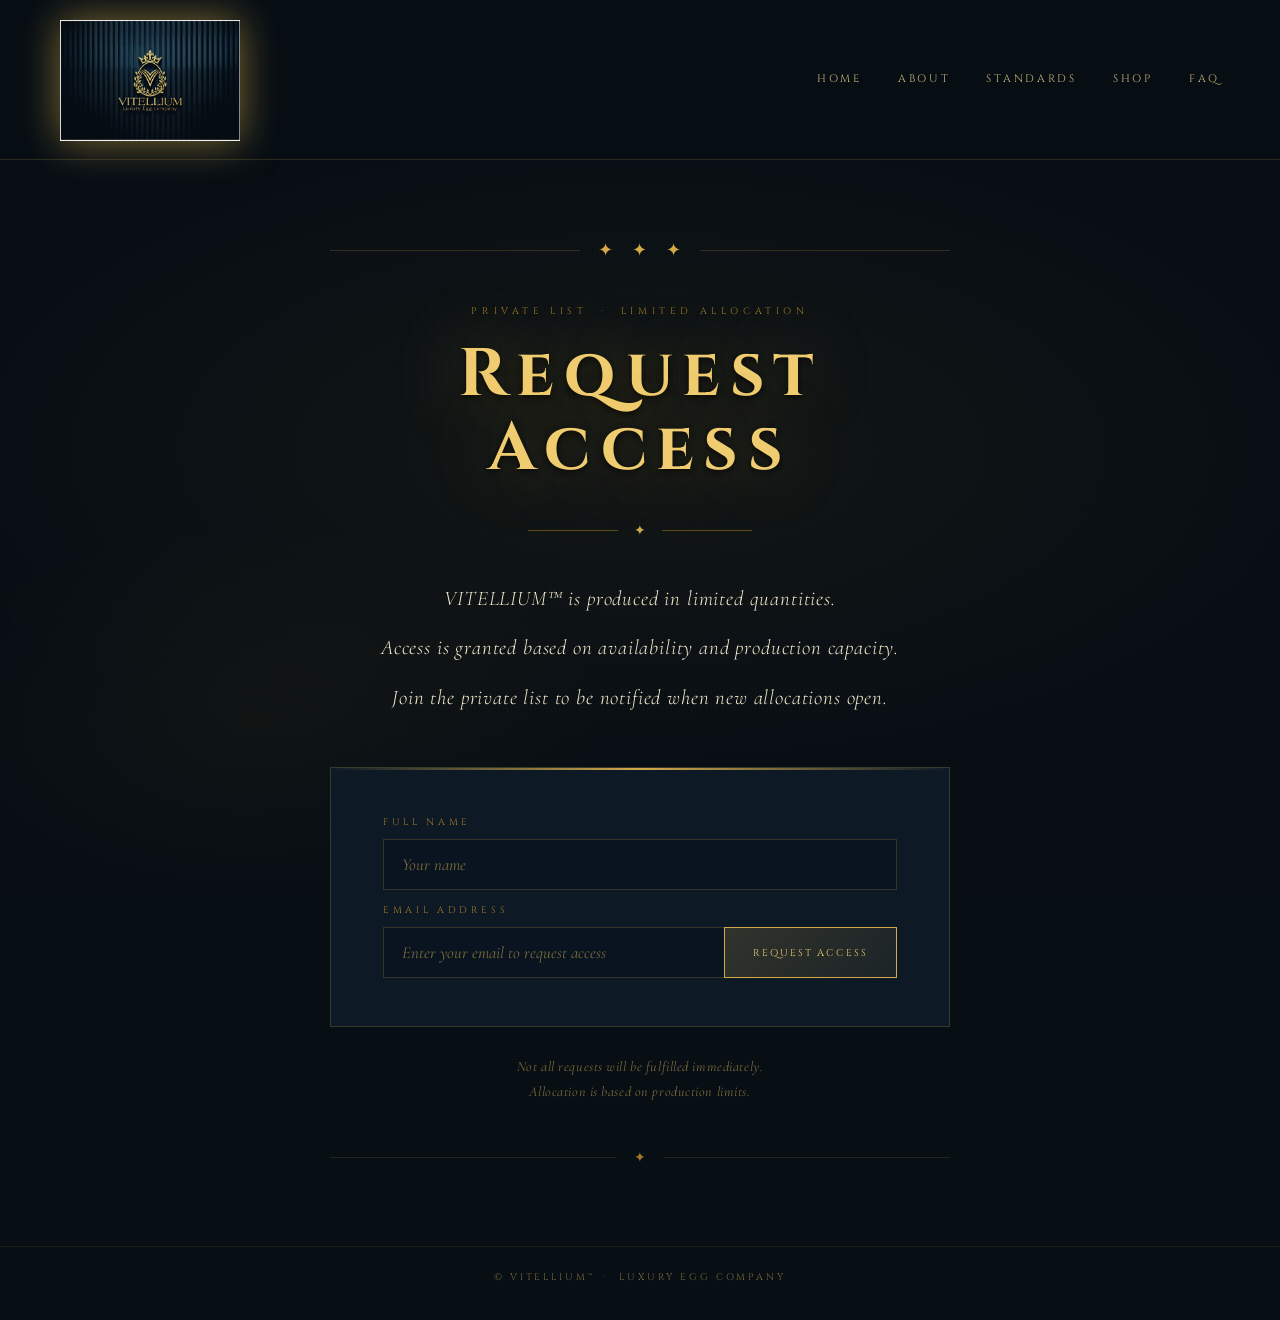
<file: waitlist.html>
<!DOCTYPE html>
<html lang="en">
<head>
  <meta charset="UTF-8">
  <meta name="viewport" content="width=device-width, initial-scale=1.0">
  <title>Request Access — VITELLIUM™</title>
  <link href="https://fonts.googleapis.com/css2?family=Cormorant+Garamond:ital,wght@0,300;0,400;0,600;1,300;1,400&family=Cinzel:wght@400;600;700&display=swap" rel="stylesheet">
  <style>
    :root {
      --gold:       #D4A94A;
      --gold-light: #F0CC70;
      --gold-dim:   #A07828;
      --bg:         #070E14;
      --bg-card:    #0D1A26;
      --bg-input:   #091420;
      --text-body:  #C8B87A;
      --text-muted: #7A6A3A;
      --white:      #F5EDD0;
    }

    * { margin: 0; padding: 0; box-sizing: border-box; }
    html, body { height: 100%; }
    html { scroll-behavior: smooth; }

    body {
      background: var(--bg);
      color: var(--text-body);
      font-family: 'Cormorant Garamond', serif;
      overflow-x: hidden;
      display: flex;
      flex-direction: column;
      min-height: 100vh;
    }

    body::before {
      content: '';
      position: fixed; inset: 0;
      background:
        radial-gradient(ellipse 90% 60% at 50% 50%, rgba(180,130,40,0.07) 0%, transparent 65%),
        radial-gradient(ellipse 50% 40% at 20% 80%, rgba(180,130,40,0.05) 0%, transparent 55%),
        repeating-linear-gradient(90deg, transparent, transparent 3px,
          rgba(180,130,40,0.011) 3px, rgba(180,130,40,0.011) 4px);
      pointer-events: none; z-index: 0;
    }
    body > * { position: relative; z-index: 1; }

    /* ── HEADER ── */
    header {
      display: flex; align-items: center;
      justify-content: space-between;
      padding: 20px 60px 18px;
      border-bottom: 1px solid rgba(212,169,74,0.18);
      background: rgba(7,14,20,0.95);
      backdrop-filter: blur(12px);
    }
    .logo-wrap img {
      width: 180px; display: block;
      mix-blend-mode: lighten;
      filter: drop-shadow(0 0 20px rgba(212,169,74,0.55)) brightness(1.08);
    }
    nav { display: flex; gap: 36px; align-items: center; }
    nav a {
      font-family: 'Cinzel', serif;
      font-size: 0.68rem; letter-spacing: 0.25em;
      color: var(--text-body); text-decoration: none;
      text-transform: uppercase; transition: color 0.3s;
      position: relative; padding-bottom: 3px;
    }
    nav a::after {
      content: ''; position: absolute;
      bottom: 0; left: 0; right: 0; height: 1px;
      background: var(--gold);
      transform: scaleX(0); transition: transform 0.3s ease;
    }
    nav a:hover { color: var(--gold-light); }
    nav a:hover::after { transform: scaleX(1); }

    /* ── MAIN — centred vertically ── */
    main {
      flex: 1;
      display: flex;
      align-items: center;
      justify-content: center;
      padding: 80px 40px;
    }

    .waitlist-wrap {
      width: 100%;
      max-width: 620px;
      text-align: center;
      animation: fadeUp 1.1s ease 0.15s both;
    }

    /* ornament top */
    .top-ornament {
      display: flex; align-items: center; gap: 18px;
      justify-content: center; margin-bottom: 44px;
    }
    .top-ornament hr {
      flex: 1; border: none;
      border-top: 1px solid rgba(212,169,74,0.2);
    }
    .top-ornament span { color: var(--gold); font-size: 1.1rem; letter-spacing: 0.1em; }

    /* eyebrow */
    .eyebrow {
      font-family: 'Cinzel', serif;
      font-size: 0.6rem; letter-spacing: 0.48em;
      color: var(--gold-dim); text-transform: uppercase; margin-bottom: 20px;
    }

    /* headline */
    .waitlist-wrap h1 {
      font-family: 'Cinzel', serif;
      font-size: clamp(2.4rem, 6vw, 4.2rem);
      font-weight: 700; letter-spacing: 0.14em;
      color: var(--gold-light);
      text-shadow: 0 0 70px rgba(212,169,74,0.38), 0 2px 6px rgba(0,0,0,0.9);
      line-height: 1.1; margin-bottom: 36px;
    }

    /* rule */
    .rule {
      display: flex; align-items: center; gap: 16px;
      justify-content: center; margin: 0 auto 40px;
    }
    .rule hr { flex: 1; max-width: 90px; border: none; border-top: 1px solid var(--gold-dim); opacity: 0.55; }
    .rule span { color: var(--gold); font-size: 0.85rem; }

    /* body copy */
    .body-copy {
      margin-bottom: 50px;
    }
    .body-copy p {
      font-size: clamp(1.05rem, 2.2vw, 1.3rem);
      font-style: italic; font-weight: 300;
      color: var(--white); line-height: 1.9;
      letter-spacing: 0.04em; margin-bottom: 10px;
    }
    .body-copy p:last-child { margin-bottom: 0; }

    /* form card */
    .form-card {
      background: var(--bg-card);
      border: 1px solid rgba(212,169,74,0.22);
      padding: 48px 52px;
      position: relative;
      margin-bottom: 28px;
    }
    .form-card::before {
      content: ''; position: absolute;
      top: 0; left: 0; right: 0; height: 2px;
      background: linear-gradient(90deg, transparent, var(--gold), transparent);
    }

    .form-label {
      font-family: 'Cinzel', serif;
      font-size: 0.6rem; letter-spacing: 0.38em;
      color: var(--gold-dim); text-transform: uppercase;
      display: block; margin-bottom: 10px; text-align: left;
    }

    .form-row {
      display: flex; gap: 0;
    }

    .form-row input[type="text"],
    .form-row input[type="email"] {
      flex: 1;
      background: var(--bg-input);
      border: 1px solid rgba(212,169,74,0.22);
      border-right: none;
      color: var(--white);
      font-family: 'Cormorant Garamond', serif;
      font-size: 1.05rem; font-style: italic;
      padding: 14px 18px;
      outline: none;
      transition: border-color 0.3s;
    }
    .form-row input::placeholder { color: var(--text-muted); }
    .form-row input:focus { border-color: var(--gold-dim); }

    .form-row button {
      font-family: 'Cinzel', serif;
      font-size: 0.62rem; letter-spacing: 0.2em;
      text-transform: uppercase;
      padding: 14px 28px;
      border: 1px solid var(--gold);
      color: var(--gold-light);
      background: linear-gradient(135deg, rgba(212,169,74,0.18), rgba(160,120,40,0.1));
      cursor: pointer;
      transition: all 0.35s ease;
      white-space: nowrap;
    }
    .form-row button:hover {
      background: linear-gradient(135deg, rgba(212,169,74,0.28), rgba(160,120,40,0.18));
      box-shadow: 0 0 20px rgba(212,169,74,0.18);
    }

    /* name row — above email on full form */
    .name-row {
      margin-bottom: 14px;
    }
    .name-row input {
      width: 100%;
      background: var(--bg-input);
      border: 1px solid rgba(212,169,74,0.22);
      color: var(--white);
      font-family: 'Cormorant Garamond', serif;
      font-size: 1.05rem; font-style: italic;
      padding: 14px 18px;
      outline: none;
      transition: border-color 0.3s;
    }
    .name-row input::placeholder { color: var(--text-muted); }
    .name-row input:focus { border-color: var(--gold-dim); }

    /* error shake */
    .shake {
      animation: shakeAnim 0.4s ease;
      border-color: rgba(192,112,80,0.7) !important;
    }
    @keyframes shakeAnim {
      0%,100% { transform: translateX(0); }
      20%     { transform: translateX(-6px); }
      60%     { transform: translateX(6px); }
    }

    /* footnote */
    .footnote {
      font-size: 0.88rem; font-style: italic;
      color: var(--text-muted); line-height: 1.75;
      letter-spacing: 0.04em;
    }

    /* bottom ornament */
    .bottom-ornament {
      display: flex; align-items: center; gap: 18px;
      justify-content: center; margin-top: 44px;
    }
    .bottom-ornament hr { flex: 1; border: none; border-top: 1px solid rgba(212,169,74,0.15); }
    .bottom-ornament span { color: var(--gold-dim); font-size: 0.9rem; }

    /* ── SUCCESS STATE ── */
    .success-state {
      display: none;
      padding: 48px 52px;
      text-align: center;
    }
    .success-state .s-icon {
      font-size: 2rem; color: var(--gold);
      margin-bottom: 20px; display: block;
      animation: fadeUp 0.5s ease both;
    }
    .success-state h2 {
      font-family: 'Cinzel', serif;
      font-size: 1.2rem; letter-spacing: 0.18em;
      color: var(--gold-light); margin-bottom: 16px;
    }
    .success-state p {
      font-size: 1.05rem; font-style: italic;
      color: var(--white); line-height: 1.8;
    }

    /* ── FOOTER ── */
    footer {
      text-align: center; padding: 24px 20px 36px;
      border-top: 1px solid rgba(212,169,74,0.1);
      font-family: 'Cinzel', serif; font-size: 0.6rem;
      letter-spacing: 0.3em; color: var(--text-muted); text-transform: uppercase;
    }

    @keyframes fadeUp {
      from { opacity: 0; transform: translateY(20px); }
      to   { opacity: 1; transform: translateY(0); }
    }

    @media (max-width: 640px) {
      header { padding: 16px 24px; flex-wrap: wrap; gap: 14px; }
      .logo-wrap img { width: 130px; }
      nav { gap: 18px; }
      main { padding: 50px 20px; }
      .form-card { padding: 36px 28px; }
      .form-row { flex-direction: column; }
      .form-row input { border-right: 1px solid rgba(212,169,74,0.22); border-bottom: none; }
      .form-row button { width: 100%; padding: 14px; }
      .success-state { padding: 36px 28px; }
    }
  </style>
</head>
<body>

<!-- HEADER -->
<header>
  <div class="logo-wrap">
    <img src="[data-uri]" alt="Vitellium">
  </div>
  <nav>
    <a href="index.html">Home</a>
    <a href="about.html">About</a>
    <a href="standards.html">Standards</a>
    <a href="shop.html">Shop</a>
    <a href="faq.html">FAQ</a>
  </nav>
</header>

<!-- MAIN -->
<main>
  <div class="waitlist-wrap">

    <div class="top-ornament">
      <hr><span>✦ &nbsp; ✦ &nbsp; ✦</span><hr>
    </div>

    <p class="eyebrow">Private List &nbsp;·&nbsp; Limited Allocation</p>
    <h1>Request Access</h1>
    <div class="rule"><hr><span>✦</span><hr></div>

    <div class="body-copy">
      <p>VITELLIUM™ is produced in limited quantities.</p>
      <p>Access is granted based on availability and production capacity.</p>
      <p>Join the private list to be notified when new allocations open.</p>
    </div>

    <!-- FORM CARD -->
    <div class="form-card" id="form-card">
      <div id="form-inner">
        <label class="form-label" for="wl-name">Full Name</label>
        <div class="name-row">
          <input type="text" id="wl-name" placeholder="Your name">
        </div>

        <label class="form-label" for="wl-email">Email Address</label>
        <div class="form-row">
          <input type="email" id="wl-email" placeholder="Enter your email to request access">
          <button onclick="handleWaitlist()">Request Access</button>
        </div>
      </div>

      <!-- SUCCESS -->
      <div class="success-state" id="success-state">
        <span class="s-icon">✦</span>
        <h2>You Are on the List</h2>
        <p>We have received your request.<br>You will be contacted when an allocation becomes available.</p>
      </div>
    </div>

    <p class="footnote">
      Not all requests will be fulfilled immediately.<br>
      Allocation is based on production limits.
    </p>

    <div class="bottom-ornament">
      <hr><span>✦</span><hr>
    </div>

  </div>
</main>

<footer>© VITELLIUM™ &nbsp;·&nbsp; Luxury Egg Company</footer>

<script>
  function validateEmail(e) {
    return /^[^\s@]+@[^\s@]+\.[^\s@]+$/.test(e);
  }

  function triggerShake(el) {
    el.classList.remove('shake');
    void el.offsetWidth; // reflow
    el.classList.add('shake');
    setTimeout(() => el.classList.remove('shake'), 500);
  }

  function handleWaitlist() {
    const nameEl  = document.getElementById('wl-name');
    const emailEl = document.getElementById('wl-email');

    let valid = true;
    if (!nameEl.value.trim())          { triggerShake(nameEl);  valid = false; }
    if (!validateEmail(emailEl.value)) { triggerShake(emailEl); valid = false; }
    if (!valid) return;

    // ── production: POST to your backend / Formspree / Mailchimp here ──
    // fetch('/api/waitlist', {
    //   method: 'POST',
    //   headers: { 'Content-Type': 'application/json' },
    //   body: JSON.stringify({ name: nameEl.value, email: emailEl.value })
    // });

    document.getElementById('form-inner').style.display = 'none';
    const s = document.getElementById('success-state');
    s.style.display = 'block';
    s.style.animation = 'fadeUp 0.7s ease both';
  }

  // Allow Enter key to submit
  document.addEventListener('keydown', function(e) {
    if (e.key === 'Enter') handleWaitlist();
  });
</script>

</body>
</html>
</file>
